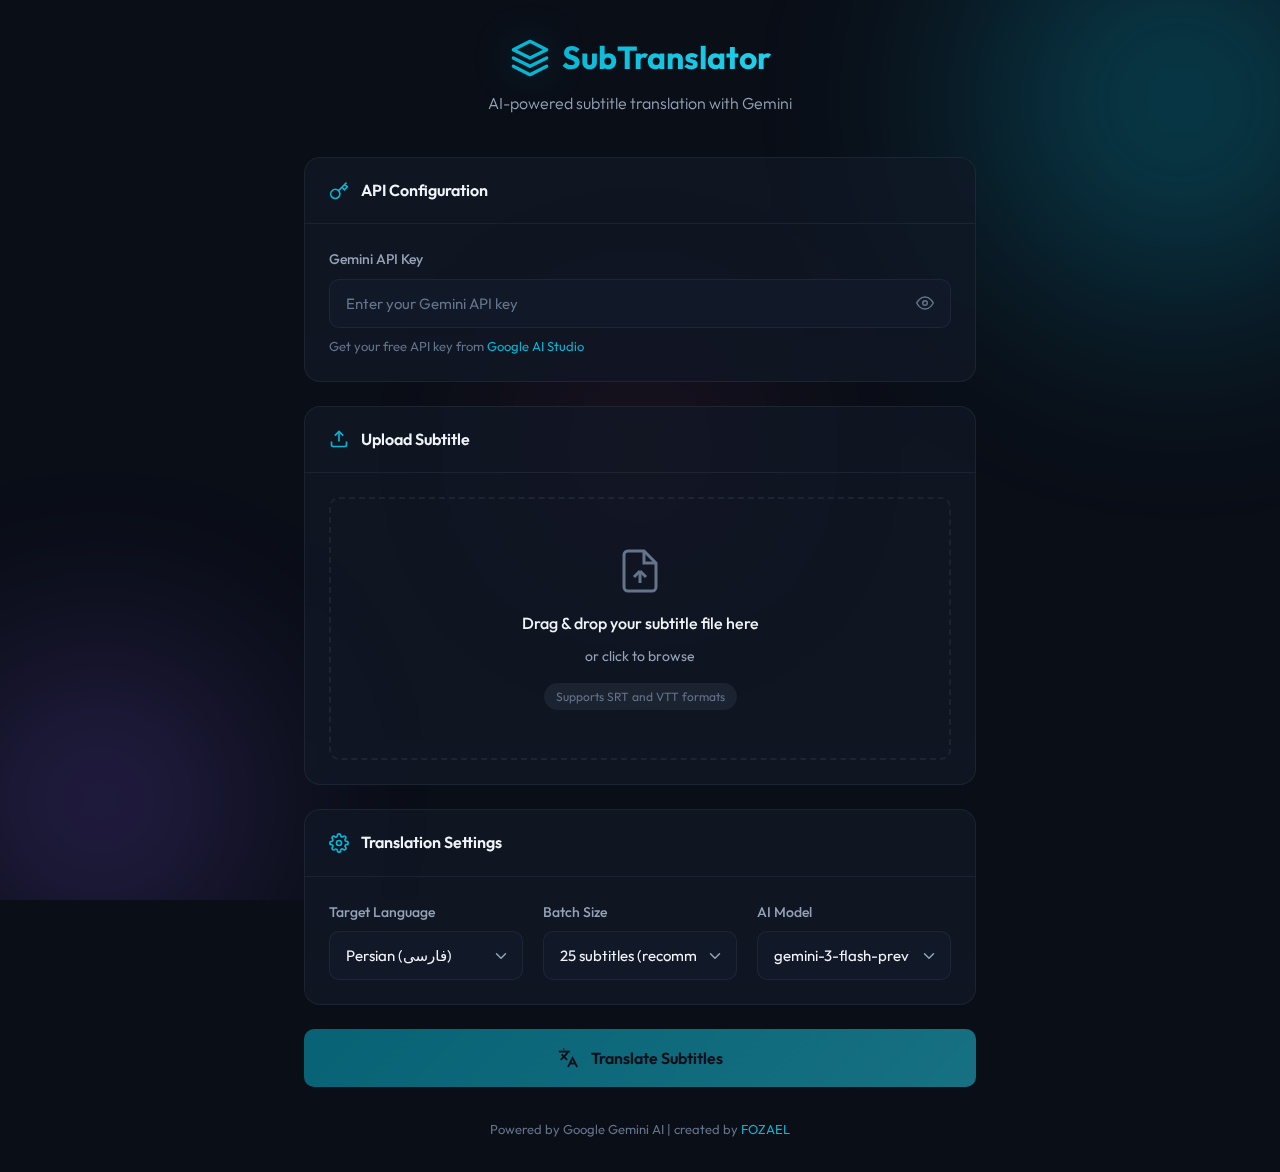
<file: ai/apps/ai-subtitle-translator/index.html>
<!DOCTYPE html>
<html lang="en">
<head>
    <meta charset="UTF-8">
    <meta name="viewport" content="width=device-width, initial-scale=1.0">
    <title>SubTranslator - AI Subtitle Translator</title>
    <link rel="preconnect" href="https://fonts.googleapis.com">
    <link rel="preconnect" href="https://fonts.gstatic.com" crossorigin>
    <link href="https://fonts.googleapis.com/css2?family=JetBrains+Mono:wght@400;500&family=Outfit:wght@300;400;500;600;700&display=swap" rel="stylesheet">
    <link rel="stylesheet" href="css/style.css">
</head>
<body>
    <div class="background-effects">
        <div class="gradient-orb orb-1"></div>
        <div class="gradient-orb orb-2"></div>
        <div class="gradient-orb orb-3"></div>
    </div>

    <div class="container">
        <header class="header">
            <div class="logo">
                <svg class="logo-icon" viewBox="0 0 24 24" fill="none" xmlns="http://www.w3.org/2000/svg">
                    <path d="M12 2L2 7L12 12L22 7L12 2Z" stroke="currentColor" stroke-width="2" stroke-linecap="round" stroke-linejoin="round"/>
                    <path d="M2 17L12 22L22 17" stroke="currentColor" stroke-width="2" stroke-linecap="round" stroke-linejoin="round"/>
                    <path d="M2 12L12 17L22 12" stroke="currentColor" stroke-width="2" stroke-linecap="round" stroke-linejoin="round"/>
                </svg>
                <span class="logo-text">SubTranslator</span>
            </div>
            <p class="tagline">AI-powered subtitle translation with Gemini</p>
        </header>

        <main class="main-content">
            <!-- API Key Section -->
            <section class="card api-card">
                <div class="card-header">
                    <h2>
                        <svg viewBox="0 0 24 24" fill="none" stroke="currentColor" stroke-width="2">
                            <path d="M21 2l-2 2m-7.61 7.61a5.5 5.5 0 1 1-7.778 7.778 5.5 5.5 0 0 1 7.777-7.777zm0 0L15.5 7.5m0 0l3 3L22 7l-3-3m-3.5 3.5L19 4"/>
                        </svg>
                        API Configuration
                    </h2>
                </div>
                <div class="card-body">
                    <div class="input-group">
                        <label for="apiKey">Gemini API Key</label>
                        <div class="input-wrapper">
                            <input type="password" id="apiKey" placeholder="Enter your Gemini API key" autocomplete="off">
                            <button type="button" class="toggle-visibility" id="toggleApiKey" aria-label="Toggle API key visibility">
                                <svg class="eye-icon" viewBox="0 0 24 24" fill="none" stroke="currentColor" stroke-width="2">
                                    <path d="M1 12s4-8 11-8 11 8 11 8-4 8-11 8-11-8-11-8z"/>
                                    <circle cx="12" cy="12" r="3"/>
                                </svg>
                            </button>
                        </div>
                        <span class="input-hint">Get your free API key from <a href="https://aistudio.google.com/app/apikey" target="_blank" rel="noopener">Google AI Studio</a></span>
                    </div>
                </div>
            </section>

            <!-- Upload Section -->
            <section class="card upload-card">
                <div class="card-header">
                    <h2>
                        <svg viewBox="0 0 24 24" fill="none" stroke="currentColor" stroke-width="2">
                            <path d="M21 15v4a2 2 0 0 1-2 2H5a2 2 0 0 1-2-2v-4"/>
                            <polyline points="17 8 12 3 7 8"/>
                            <line x1="12" y1="3" x2="12" y2="15"/>
                        </svg>
                        Upload Subtitle
                    </h2>
                </div>
                <div class="card-body">
                    <div class="dropzone" id="dropzone">
                        <div class="dropzone-content">
                            <svg class="dropzone-icon" viewBox="0 0 24 24" fill="none" stroke="currentColor" stroke-width="1.5">
                                <path d="M14 2H6a2 2 0 0 0-2 2v16a2 2 0 0 0 2 2h12a2 2 0 0 0 2-2V8z"/>
                                <polyline points="14 2 14 8 20 8"/>
                                <line x1="12" y1="18" x2="12" y2="12"/>
                                <line x1="9" y1="15" x2="12" y2="12"/>
                                <line x1="15" y1="15" x2="12" y2="12"/>
                            </svg>
                            <p class="dropzone-text">Drag & drop your subtitle file here</p>
                            <p class="dropzone-subtext">or click to browse</p>
                            <span class="dropzone-formats">Supports SRT and VTT formats</span>
                        </div>
                        <input type="file" id="fileInput" accept=".srt,.vtt" hidden>
                    </div>
                    <div class="file-info" id="fileInfo" hidden>
                        <div class="file-details">
                            <svg viewBox="0 0 24 24" fill="none" stroke="currentColor" stroke-width="2">
                                <path d="M14 2H6a2 2 0 0 0-2 2v16a2 2 0 0 0 2 2h12a2 2 0 0 0 2-2V8z"/>
                                <polyline points="14 2 14 8 20 8"/>
                            </svg>
                            <div class="file-meta">
                                <span class="file-name" id="fileName"></span>
                                <span class="file-size" id="fileSize"></span>
                            </div>
                        </div>
                        <button type="button" class="btn-remove" id="removeFile" aria-label="Remove file">
                            <svg viewBox="0 0 24 24" fill="none" stroke="currentColor" stroke-width="2">
                                <line x1="18" y1="6" x2="6" y2="18"/>
                                <line x1="6" y1="6" x2="18" y2="18"/>
                            </svg>
                        </button>
                    </div>
                </div>
            </section>

            <!-- Translation Settings -->
            <section class="card settings-card">
                <div class="card-header">
                    <h2>
                        <svg viewBox="0 0 24 24" fill="none" stroke="currentColor" stroke-width="2">
                            <circle cx="12" cy="12" r="3"/>
                            <path d="M19.4 15a1.65 1.65 0 0 0 .33 1.82l.06.06a2 2 0 0 1 0 2.83 2 2 0 0 1-2.83 0l-.06-.06a1.65 1.65 0 0 0-1.82-.33 1.65 1.65 0 0 0-1 1.51V21a2 2 0 0 1-2 2 2 2 0 0 1-2-2v-.09A1.65 1.65 0 0 0 9 19.4a1.65 1.65 0 0 0-1.82.33l-.06.06a2 2 0 0 1-2.83 0 2 2 0 0 1 0-2.83l.06-.06a1.65 1.65 0 0 0 .33-1.82 1.65 1.65 0 0 0-1.51-1H3a2 2 0 0 1-2-2 2 2 0 0 1 2-2h.09A1.65 1.65 0 0 0 4.6 9a1.65 1.65 0 0 0-.33-1.82l-.06-.06a2 2 0 0 1 0-2.83 2 2 0 0 1 2.83 0l.06.06a1.65 1.65 0 0 0 1.82.33H9a1.65 1.65 0 0 0 1-1.51V3a2 2 0 0 1 2-2 2 2 0 0 1 2 2v.09a1.65 1.65 0 0 0 1 1.51 1.65 1.65 0 0 0 1.82-.33l.06-.06a2 2 0 0 1 2.83 0 2 2 0 0 1 0 2.83l-.06.06a1.65 1.65 0 0 0-.33 1.82V9a1.65 1.65 0 0 0 1.51 1H21a2 2 0 0 1 2 2 2 2 0 0 1-2 2h-.09a1.65 1.65 0 0 0-1.51 1z"/>
                        </svg>
                        Translation Settings
                    </h2>
                </div>
                <div class="card-body">
                    <div class="settings-grid">
                        <div class="input-group">
                            <label for="targetLang">Target Language</label>
                            <select id="targetLang">
                                <option value="persian">Persian (فارسی)</option>
                                <option value="arabic">Arabic (العربية)</option>
                                <option value="spanish">Spanish (Español)</option>
                                <option value="french">French (Français)</option>
                                <option value="german">German (Deutsch)</option>
                                <option value="italian">Italian (Italiano)</option>
                                <option value="portuguese">Portuguese (Português)</option>
                                <option value="russian">Russian (Русский)</option>
                                <option value="chinese">Chinese (中文)</option>
                                <option value="japanese">Japanese (日本語)</option>
                                <option value="korean">Korean (한국어)</option>
                                <option value="turkish">Turkish (Türkçe)</option>
                                <option value="hindi">Hindi (हिन्दी)</option>
                            </select>
                        </div>
                        <div class="input-group">
                            <label for="batchSize">Batch Size</label>
                            <select id="batchSize">
                                <option value="10">10 subtitles (safest)</option>
                                <option value="15">15 subtitles (slower, safer)</option>
                                <option value="25" selected>25 subtitles (recommended)</option>
                                <option value="50">50 subtitles (faster)</option>
                                <option value="75">75 subtitles (fastest)</option>
                                <option value="100">100 subtitles (riskier)</option>
                                <option value="150">150 subtitles (riskiest)</option>
                                <option value="200">200 subtitles (not recommended)</option>
                            </select>
                        </div>
                        <div class="input-group">
                            <label for="modelSelect">AI Model</label>
                            <select id="modelSelect">
                                <option value="gemini-2.0-flash" selected>Gemini 2.0 Flash</option>
                                <option value="gemini-3-flash-preview" selected>gemini-3-flash-preview</option>
                                <option value="gemini-1.5-flash">Gemini 1.5 Flash</option>
                                <option value="gemini-1.5-pro">Gemini 1.5 Pro (slower)</option>
                            </select>
                        </div>
                    </div>
                </div>
            </section>

            <!-- Translate Button -->
            <button type="button" class="btn-translate" id="translateBtn" disabled>
                <svg class="btn-icon" viewBox="0 0 24 24" fill="none" stroke="currentColor" stroke-width="2">
                    <path d="m5 8 6 6"/>
                    <path d="m4 14 6-6 2-3"/>
                    <path d="M2 5h12"/>
                    <path d="M7 2h1"/>
                    <path d="m22 22-5-10-5 10"/>
                    <path d="M14 18h6"/>
                </svg>
                <span>Translate Subtitles</span>
            </button>

            <!-- Event Log Section -->
            <section class="card log-card" id="logCard" hidden>
                <div class="card-header">
                    <h2>
                        <svg viewBox="0 0 24 24" fill="none" stroke="currentColor" stroke-width="2">
                            <path d="M14 2H6a2 2 0 0 0-2 2v16a2 2 0 0 0 2 2h12a2 2 0 0 0 2-2V8z"/>
                            <polyline points="14 2 14 8 20 8"/>
                            <line x1="16" y1="13" x2="8" y2="13"/>
                            <line x1="16" y1="17" x2="8" y2="17"/>
                            <polyline points="10 9 9 9 8 9"/>
                        </svg>
                        API Event Log
                    </h2>
                    <button type="button" class="btn-clear-log" id="clearLog" title="Clear log">
                        <svg viewBox="0 0 24 24" fill="none" stroke="currentColor" stroke-width="2">
                            <polyline points="3 6 5 6 21 6"/>
                            <path d="M19 6v14a2 2 0 0 1-2 2H7a2 2 0 0 1-2-2V6m3 0V4a2 2 0 0 1 2-2h4a2 2 0 0 1 2 2v2"/>
                        </svg>
                    </button>
                </div>
                <div class="card-body log-body">
                    <div class="log-container" id="logContainer"></div>
                </div>
            </section>

            <!-- Progress Section -->
            <section class="card progress-card" id="progressCard" hidden>
                <div class="card-header">
                    <h2>
                        <svg viewBox="0 0 24 24" fill="none" stroke="currentColor" stroke-width="2">
                            <path d="M12 2v4"/>
                            <path d="m16.2 7.8 2.9-2.9"/>
                            <path d="M18 12h4"/>
                            <path d="m16.2 16.2 2.9 2.9"/>
                            <path d="M12 18v4"/>
                            <path d="m4.9 19.1 2.9-2.9"/>
                            <path d="M2 12h4"/>
                            <path d="m4.9 4.9 2.9 2.9"/>
                        </svg>
                        Translation Progress
                    </h2>
                </div>
                <div class="card-body">
                    <div class="progress-wrapper">
                        <div class="progress-bar">
                            <div class="progress-fill" id="progressFill"></div>
                        </div>
                        <div class="progress-info">
                            <span class="progress-text" id="progressText">Preparing...</span>
                            <span class="progress-percent" id="progressPercent">0%</span>
                        </div>
                    </div>
                    <div class="progress-details" id="progressDetails">
                        <div class="detail-item">
                            <span class="detail-label">Batches</span>
                            <span class="detail-value" id="batchProgress">0 / 0</span>
                        </div>
                        <div class="detail-item">
                            <span class="detail-label">Subtitles</span>
                            <span class="detail-value" id="subtitleProgress">0 / 0</span>
                        </div>
                    </div>
                </div>
            </section>

            <!-- Preview Section -->
            <section class="card preview-card" id="previewCard" hidden>
                <div class="card-header">
                    <h2>
                        <svg viewBox="0 0 24 24" fill="none" stroke="currentColor" stroke-width="2">
                            <path d="M1 12s4-8 11-8 11 8 11 8-4 8-11 8-11-8-11-8z"/>
                            <circle cx="12" cy="12" r="3"/>
                        </svg>
                        Preview
                    </h2>
                    <div class="preview-tabs">
                        <button type="button" class="tab-btn active" data-tab="original">Original</button>
                        <button type="button" class="tab-btn" data-tab="translated">Translated</button>
                    </div>
                </div>
                <div class="card-body">
                    <div class="preview-content" id="previewContent">
                        <pre class="subtitle-preview" id="originalPreview"></pre>
                        <pre class="subtitle-preview" id="translatedPreview" hidden></pre>
                    </div>
                </div>
            </section>

            <!-- Download Section -->
            <section class="card download-card" id="downloadCard" hidden>
                <div class="card-header">
                    <h2>
                        <svg viewBox="0 0 24 24" fill="none" stroke="currentColor" stroke-width="2">
                            <path d="M21 15v4a2 2 0 0 1-2 2H5a2 2 0 0 1-2-2v-4"/>
                            <polyline points="7 10 12 15 17 10"/>
                            <line x1="12" y1="15" x2="12" y2="3"/>
                        </svg>
                        Download
                    </h2>
                </div>
                <div class="card-body download-body">
                    <div class="download-info">
                        <div class="success-icon">
                            <svg viewBox="0 0 24 24" fill="none" stroke="currentColor" stroke-width="2">
                                <path d="M22 11.08V12a10 10 0 1 1-5.93-9.14"/>
                                <polyline points="22 4 12 14.01 9 11.01"/>
                            </svg>
                        </div>
                        <p class="download-message">Translation complete!</p>
                        <span class="download-stats" id="downloadStats"></span>
                    </div>
                    <button type="button" class="btn-download" id="downloadBtn">
                        <svg viewBox="0 0 24 24" fill="none" stroke="currentColor" stroke-width="2">
                            <path d="M21 15v4a2 2 0 0 1-2 2H5a2 2 0 0 1-2-2v-4"/>
                            <polyline points="7 10 12 15 17 10"/>
                            <line x1="12" y1="15" x2="12" y2="3"/>
                        </svg>
                        <span>Download Translated Subtitle</span>
                    </button>
                </div>
            </section>
        </main>

        <footer class="footer">
            <p>Powered by Google Gemini AI | created by <a href="https://fozael.github.io" target="_blank" rel="noopener">FOZAEL</a></p>
        </footer>
    </div>

    <!-- Error Toast -->
    <div class="toast" id="toast" hidden>
        <div class="toast-content">
            <svg class="toast-icon" viewBox="0 0 24 24" fill="none" stroke="currentColor" stroke-width="2">
                <circle cx="12" cy="12" r="10"/>
                <line x1="12" y1="8" x2="12" y2="12"/>
                <line x1="12" y1="16" x2="12.01" y2="16"/>
            </svg>
            <span class="toast-message" id="toastMessage"></span>
        </div>
        <button type="button" class="toast-close" id="toastClose">
            <svg viewBox="0 0 24 24" fill="none" stroke="currentColor" stroke-width="2">
                <line x1="18" y1="6" x2="6" y2="18"/>
                <line x1="6" y1="6" x2="18" y2="18"/>
            </svg>
        </button>
    </div>

    <script type="module" src="js/app.js"></script>
</body>
</html>
</file>
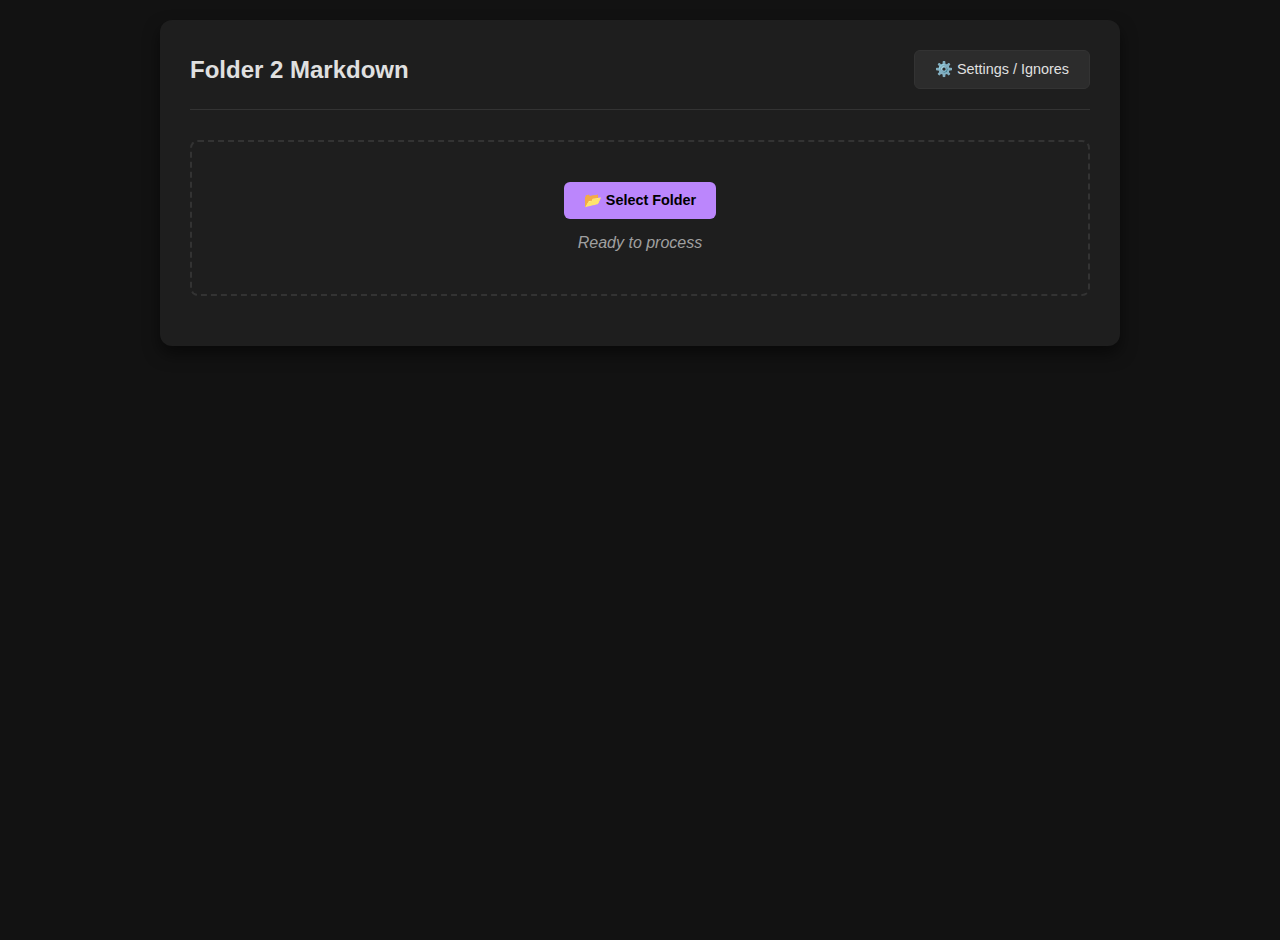
<file: ai/tools/folder-to-markdown/index.html>
<!DOCTYPE html>
<html lang="en">
<head>
    <meta charset="UTF-8">
    <meta name="viewport" content="width=device-width, initial-scale=1.0">
    <title>Folder to Markdown</title>
    <style>
        :root {
            --bg-color: #121212;
            --surface-color: #1e1e1e;
            --primary-color: #bb86fc;
            --secondary-color: #03dac6;
            --text-color: #e0e0e0;
            --text-muted: #a0a0a0;
            --border-color: #333;
            --input-bg: #2c2c2c;
            --danger-color: #cf6679;
        }

        body {
            font-family: 'Segoe UI', Tahoma, Geneva, Verdana, sans-serif;
            background-color: var(--bg-color);
            color: var(--text-color);
            margin: 0;
            padding: 20px;
            display: flex;
            flex-direction: column;
            align-items: center;
            min-height: 100vh;
        }

        .container {
            width: 100%;
            max-width: 900px;
            background-color: var(--surface-color);
            padding: 30px;
            border-radius: 12px;
            box-shadow: 0 8px 16px rgba(0,0,0,0.5);
        }

        header {
            display: flex;
            justify-content: space-between;
            align-items: center;
            margin-bottom: 30px;
            border-bottom: 1px solid var(--border-color);
            padding-bottom: 20px;
        }

        h1 { margin: 0; font-size: 1.5rem; }

        button {
            background-color: var(--input-bg);
            color: var(--text-color);
            border: 1px solid var(--border-color);
            padding: 10px 20px;
            border-radius: 6px;
            cursor: pointer;
            font-size: 0.9rem;
            transition: background 0.2s, transform 0.1s;
        }

        button:hover { background-color: #383838; }
        button:active { transform: scale(0.98); }

        .btn-primary {
            background-color: var(--primary-color);
            color: #000;
            font-weight: bold;
            border: none;
        }
        .btn-primary:hover { background-color: #9965f4; }

        .action-area {
            text-align: center;
            padding: 40px;
            border: 2px dashed var(--border-color);
            border-radius: 8px;
            margin-bottom: 20px;
        }

        /* Hide the actual file input */
        #folderInput { display: none; }

        #status {
            margin-top: 15px;
            font-style: italic;
            color: var(--text-muted);
            min-height: 20px;
        }

        #resultArea {
            display: none;
            flex-direction: column;
            gap: 15px;
            animation: fadeIn 0.5s ease;
        }

        textarea {
            width: 100%;
            height: 400px;
            background-color: var(--input-bg);
            color: var(--text-muted);
            border: 1px solid var(--border-color);
            border-radius: 6px;
            padding: 15px;
            font-family: 'Consolas', 'Monaco', monospace;
            resize: vertical;
            box-sizing: border-box;
        }

        .result-actions {
            display: flex;
            gap: 10px;
            justify-content: flex-end;
        }

        /* Modal Styles */
        .modal-overlay {
            position: fixed;
            top: 0; left: 0; right: 0; bottom: 0;
            background: rgba(0,0,0,0.7);
            display: none;
            justify-content: center;
            align-items: center;
            z-index: 1000;
        }
        
        .modal {
            background: var(--surface-color);
            padding: 25px;
            border-radius: 10px;
            width: 500px;
            max-width: 90%;
            box-shadow: 0 10px 25px rgba(0,0,0,0.8);
        }

        .modal-header {
            display: flex;
            justify-content: space-between;
            align-items: center;
            margin-bottom: 15px;
        }

        .modal-body label {
            display: block;
            margin-bottom: 8px;
            color: var(--text-muted);
        }

        .modal-textarea {
            width: 100%;
            height: 200px;
            margin-bottom: 15px;
            font-family: monospace;
        }

        .modal-footer {
            text-align: right;
        }

        @keyframes fadeIn { from { opacity: 0; transform: translateY(10px); } to { opacity: 1; transform: translateY(0); } }

        /* Scrollbar */
        ::-webkit-scrollbar { width: 10px; }
        ::-webkit-scrollbar-track { background: var(--bg-color); }
        ::-webkit-scrollbar-thumb { background: #444; border-radius: 5px; }
        ::-webkit-scrollbar-thumb:hover { background: #555; }
    </style>
</head>
<body>

<div class="container">
    <header>
        <h1>Folder 2 Markdown</h1>
        <button id="btnSettings">⚙️ Settings / Ignores</button>
    </header>

    <div class="action-area">
        <button class="btn-primary" onclick="document.getElementById('folderInput').click()">📂 Select Folder</button>
        <input type="file" id="folderInput" webkitdirectory multiple>
        <div id="status">Ready to process</div>
    </div>

    <div id="resultArea">
        <div class="result-actions">
            <button id="btnCopy">📋 Copy to Clipboard</button>
            <button id="btnDownload">💾 Download .md</button>
        </div>
        <textarea id="outputPreview" readonly></textarea>
    </div>
</div>

<!-- Settings Modal -->
<div class="modal-overlay" id="settingsModal">
    <div class="modal">
        <div class="modal-header">
            <h3>Ignore Patterns</h3>
            <button onclick="closeModal()" style="padding: 5px 10px;">✕</button>
        </div>
        <div class="modal-body">
            <label>Enter patterns to ignore (one per line). Supports wildcards (*).</label>
            <textarea id="ignorePatterns" class="modal-textarea"></textarea>
        </div>
        <div class="modal-footer">
            <button onclick="saveSettings()" class="btn-primary">Save & Close</button>
        </div>
    </div>
</div>

<script>
    // --- State & Config ---
    const defaultIgnores = [
        ".git",
        ".svn",
        ".DS_Store",
        "node_modules",
        "dist",
        "build",
        "vendor",
        ".env",
        "__pycache__",
        "*.lock",
        "*.png",
        "*.jpg",
        "*.jpeg",
        "*.gif",
        "*.svg",
        "*.ico",
        "*.pdf",
        "*.exe",
        "*.bin",
        "*.dll",
        "*.so",
        "*.dylib",
        "*.zip",
        "*.tar",
        "*.gz"
    ];

    // --- DOM Elements ---
    const fileInput = document.getElementById('folderInput');
    const statusDiv = document.getElementById('status');
    const resultArea = document.getElementById('resultArea');
    const outputPreview = document.getElementById('outputPreview');
    const modal = document.getElementById('settingsModal');
    const ignoreInput = document.getElementById('ignorePatterns');

    // --- Initialization ---
    window.addEventListener('DOMContentLoaded', () => {
        const saved = localStorage.getItem('f2md_ignores');
        if (saved) {
            ignoreInput.value = saved;
        } else {
            ignoreInput.value = defaultIgnores.join('\n');
        }
    });

    // --- Event Listeners ---
    document.getElementById('btnSettings').addEventListener('click', () => {
        modal.style.display = 'flex';
    });

    document.getElementById('btnCopy').addEventListener('click', async () => {
        if (!outputPreview.value) return;
        try {
            await navigator.clipboard.writeText(outputPreview.value);
            const originalText = document.getElementById('btnCopy').innerText;
            document.getElementById('btnCopy').innerText = "✅ Copied!";
            setTimeout(() => document.getElementById('btnCopy').innerText = originalText, 2000);
        } catch (err) {
            alert('Failed to copy');
        }
    });

    document.getElementById('btnDownload').addEventListener('click', () => {
        if (!outputPreview.value) return;
        const blob = new Blob([outputPreview.value], { type: 'text/markdown' });
        const url = URL.createObjectURL(blob);
        const a = document.createElement('a');
        a.href = url;
        a.download = 'project_context.md';
        document.body.appendChild(a);
        a.click();
        document.body.removeChild(a);
        URL.revokeObjectURL(url);
    });

    fileInput.addEventListener('change', async (e) => {
        const files = Array.from(e.target.files);
        if (files.length === 0) return;

        statusDiv.innerText = `Found ${files.length} files. Processing...`;
        resultArea.style.display = 'none';

        // 1. Get Ignore Regex List
        const ignorePatterns = getIgnoreRegexes();

        // 2. Filter Files
        const allowedFiles = files.filter(file => {
            const path = file.webkitRelativePath || file.name;
            return !shouldIgnore(path, ignorePatterns);
        });

        // 3. Sort Files alphabetically
        allowedFiles.sort((a, b) => (a.webkitRelativePath || a.name).localeCompare(b.webkitRelativePath || b.name));

        if (allowedFiles.length === 0) {
            statusDiv.innerText = "All files were filtered out by ignore patterns.";
            return;
        }

        // 4. Generate Tree
        const treeString = generateTree(allowedFiles);

        // 5. Generate Content
        let contentString = "";
        let processedCount = 0;

        for (const file of allowedFiles) {
            const path = file.webkitRelativePath || file.name;
            statusDiv.innerText = `Reading (${++processedCount}/${allowedFiles.length}): ${path}`;
            
            try {
                const content = await readFileContent(file);
                // Check if it looks binary (has null characters or is very weird)
                if (isBinary(content)) {
                    contentString += `\n### 📄 ${path}\n\n> [Binary file skipped]\n`;
                } else {
                    const ext = path.split('.').pop() || 'txt';
                    contentString += `\n### 📄 ${path}\n\n\`\`\`${ext}\n${content}\n\`\`\`\n`;
                }
            } catch (err) {
                contentString += `\n### 📄 ${path}\n\n> [Error reading file]\n`;
            }
        }

        // 6. Final Combine
        const finalOutput = `# Project Structure\n\n\`\`\`\n${treeString}\`\`\`\n\n# File Contents\n${contentString}`;
        
        outputPreview.value = finalOutput;
        statusDiv.innerText = "Done!";
        resultArea.style.display = 'flex';
    });

    // --- Helper Functions ---

    function closeModal() {
        modal.style.display = 'none';
    }

    function saveSettings() {
        localStorage.setItem('f2md_ignores', ignoreInput.value);
        closeModal();
    }

    function getIgnoreRegexes() {
        const raw = ignoreInput.value.split('\n');
        return raw.filter(line => line.trim() !== '').map(pattern => {
            pattern = pattern.trim();
            // Escape special regex chars except *
            let safe = pattern.replace(/[.+^${}()|[\]\\]/g, '\\$&');
            // Convert wildcard * to regex .*
            safe = safe.replace(/\*/g, '.*');
            return new RegExp(safe, 'i'); // case insensitive
        });
    }

    function shouldIgnore(path, regexes) {
        // Check parts of the path for node_modules etc
        const parts = path.split('/');
        
        // Check full path against regexes
        for (let reg of regexes) {
            if (reg.test(path)) return true;
            // Also check individual segments (like "node_modules")
            for(let part of parts) {
                if(reg.test(part)) return true;
            }
        }
        return false;
    }

    function readFileContent(file) {
        return new Promise((resolve, reject) => {
            const reader = new FileReader();
            reader.onload = (e) => resolve(e.target.result);
            reader.onerror = (e) => reject(e);
            reader.readAsText(file);
        });
    }

    // Simple heuristic to check for binary content (null bytes)
    function isBinary(str) {
        // Check for null bytes in the first 1000 chars
        for (let i = 0; i < Math.min(1000, str.length); i++) {
            if (str.charCodeAt(i) === 0) return true;
        }
        return false;
    }

    function generateTree(files) {
        const paths = files.map(f => f.webkitRelativePath || f.name);
        const root = {};

        // Build object tree
        paths.forEach(path => {
            const parts = path.split('/');
            let current = root;
            parts.forEach((part, index) => {
                if (!current[part]) {
                    current[part] = index === parts.length - 1 ? null : {};
                }
                current = current[part];
            });
        });

        // Render string
        let output = "";
        
        function traverse(node, prefix = "", isLast = true) {
            const keys = Object.keys(node);
            keys.forEach((key, index) => {
                const isKeyLast = index === keys.length - 1;
                const connector = isKeyLast ? "└── " : "├── ";
                output += prefix + connector + key + "\n";
                
                if (node[key] !== null) {
                    const childPrefix = prefix + (isKeyLast ? "    " : "│   ");
                    traverse(node[key], childPrefix, isKeyLast);
                }
            });
        }

        // Determine root name
        const rootKey = Object.keys(root)[0];
        output += rootKey + "/\n";
        if(root[rootKey]) {
            traverse(root[rootKey]);
        }
        
        return output;
    }

</script>
</body>
</html>
</file>
<file: ai/apps/ai-subtitle-translator/css/style.css>
/* ========================================
   SubTranslator - Modern Minimal Styles
   ======================================== */

/* CSS Variables */
:root {
    /* Colors */
    --bg-primary: #0a0e17;
    --bg-secondary: #111827;
    --bg-card: rgba(17, 24, 39, 0.7);
    --bg-card-hover: rgba(24, 34, 54, 0.8);
    
    --accent-primary: #06b6d4;
    --accent-secondary: #22d3ee;
    --accent-glow: rgba(6, 182, 212, 0.3);
    
    --text-primary: #f1f5f9;
    --text-secondary: #94a3b8;
    --text-muted: #64748b;
    
    --border-color: rgba(148, 163, 184, 0.1);
    --border-hover: rgba(6, 182, 212, 0.3);
    
    --success: #10b981;
    --error: #ef4444;
    --warning: #f59e0b;
    
    /* Sizing */
    --container-max: 720px;
    --border-radius: 16px;
    --border-radius-sm: 10px;
    
    /* Transitions */
    --transition-fast: 150ms ease;
    --transition-normal: 250ms ease;
    --transition-slow: 400ms cubic-bezier(0.4, 0, 0.2, 1);
}

/* Reset & Base */
*, *::before, *::after {
    box-sizing: border-box;
    margin: 0;
    padding: 0;
}

html {
    font-size: 16px;
    -webkit-font-smoothing: antialiased;
    -moz-osx-font-smoothing: grayscale;
}

body {
    font-family: 'Outfit', system-ui, -apple-system, sans-serif;
    background: var(--bg-primary);
    color: var(--text-primary);
    line-height: 1.6;
    min-height: 100vh;
    overflow-x: hidden;
}

/* Background Effects */
.background-effects {
    position: fixed;
    inset: 0;
    overflow: hidden;
    pointer-events: none;
    z-index: -1;
}

.gradient-orb {
    position: absolute;
    border-radius: 50%;
    filter: blur(100px);
    opacity: 0.4;
    animation: float 20s ease-in-out infinite;
}

.orb-1 {
    width: 600px;
    height: 600px;
    background: radial-gradient(circle, var(--accent-primary), transparent 70%);
    top: -200px;
    right: -200px;
    animation-delay: 0s;
}

.orb-2 {
    width: 400px;
    height: 400px;
    background: radial-gradient(circle, #8b5cf6, transparent 70%);
    bottom: -100px;
    left: -100px;
    animation-delay: -7s;
}

.orb-3 {
    width: 300px;
    height: 300px;
    background: radial-gradient(circle, #ec4899, transparent 70%);
    top: 50%;
    left: 50%;
    transform: translate(-50%, -50%);
    animation-delay: -14s;
    opacity: 0.2;
}

@keyframes float {
    0%, 100% {
        transform: translate(0, 0) scale(1);
    }
    25% {
        transform: translate(30px, -30px) scale(1.05);
    }
    50% {
        transform: translate(-20px, 20px) scale(0.95);
    }
    75% {
        transform: translate(-30px, -20px) scale(1.02);
    }
}

/* Container */
.container {
    max-width: var(--container-max);
    margin: 0 auto;
    padding: 2rem 1.5rem;
    min-height: 100vh;
    display: flex;
    flex-direction: column;
}

/* Header */
.header {
    text-align: center;
    margin-bottom: 2.5rem;
    animation: fadeInDown 0.6s ease-out;
}

.logo {
    display: inline-flex;
    align-items: center;
    gap: 0.75rem;
    margin-bottom: 0.5rem;
}

.logo-icon {
    width: 40px;
    height: 40px;
    color: var(--accent-primary);
    filter: drop-shadow(0 0 20px var(--accent-glow));
}

.logo-text {
    font-size: 2rem;
    font-weight: 700;
    background: linear-gradient(135deg, var(--accent-primary), var(--accent-secondary));
    -webkit-background-clip: text;
    -webkit-text-fill-color: transparent;
    background-clip: text;
}

.tagline {
    color: var(--text-secondary);
    font-size: 1rem;
    font-weight: 300;
}

/* Main Content */
.main-content {
    flex: 1;
    display: flex;
    flex-direction: column;
    gap: 1.5rem;
}

/* Cards */
.card {
    background: var(--bg-card);
    border: 1px solid var(--border-color);
    border-radius: var(--border-radius);
    backdrop-filter: blur(20px);
    -webkit-backdrop-filter: blur(20px);
    overflow: hidden;
    animation: fadeInUp 0.5s ease-out both;
}

.card:nth-child(1) { animation-delay: 0.1s; }
.card:nth-child(2) { animation-delay: 0.2s; }
.card:nth-child(3) { animation-delay: 0.3s; }

.card-header {
    padding: 1.25rem 1.5rem;
    border-bottom: 1px solid var(--border-color);
    display: flex;
    align-items: center;
    justify-content: space-between;
    gap: 1rem;
}

.card-header h2 {
    display: flex;
    align-items: center;
    gap: 0.75rem;
    font-size: 1rem;
    font-weight: 600;
    color: var(--text-primary);
}

.card-header h2 svg {
    width: 20px;
    height: 20px;
    color: var(--accent-primary);
}

.card-body {
    padding: 1.5rem;
}

/* Input Groups */
.input-group {
    display: flex;
    flex-direction: column;
    gap: 0.5rem;
}

.input-group label {
    font-size: 0.875rem;
    font-weight: 500;
    color: var(--text-secondary);
}

.input-wrapper {
    position: relative;
    display: flex;
}

.input-wrapper input {
    flex: 1;
    padding-right: 3rem;
}

input, select {
    width: 100%;
    padding: 0.875rem 1rem;
    font-family: inherit;
    font-size: 0.9375rem;
    color: var(--text-primary);
    background: var(--bg-secondary);
    border: 1px solid var(--border-color);
    border-radius: var(--border-radius-sm);
    outline: none;
    transition: all var(--transition-normal);
}

input::placeholder {
    color: var(--text-muted);
}

input:hover, select:hover {
    border-color: var(--border-hover);
}

input:focus, select:focus {
    border-color: var(--accent-primary);
    box-shadow: 0 0 0 3px var(--accent-glow);
}

select {
    cursor: pointer;
    appearance: none;
    background-image: url("data:image/svg+xml,%3Csvg xmlns='http://www.w3.org/2000/svg' width='24' height='24' viewBox='0 0 24 24' fill='none' stroke='%2394a3b8' stroke-width='2' stroke-linecap='round' stroke-linejoin='round'%3E%3Cpolyline points='6 9 12 15 18 9'%3E%3C/polyline%3E%3C/svg%3E");
    background-repeat: no-repeat;
    background-position: right 0.75rem center;
    background-size: 18px;
    padding-right: 2.5rem;
}

select option {
    background: var(--bg-secondary);
    color: var(--text-primary);
}

.toggle-visibility {
    position: absolute;
    right: 0.5rem;
    top: 50%;
    transform: translateY(-50%);
    width: 2.25rem;
    height: 2.25rem;
    display: flex;
    align-items: center;
    justify-content: center;
    background: transparent;
    border: none;
    color: var(--text-muted);
    cursor: pointer;
    border-radius: 8px;
    transition: all var(--transition-fast);
}

.toggle-visibility:hover {
    color: var(--text-secondary);
    background: rgba(148, 163, 184, 0.1);
}

.toggle-visibility svg {
    width: 18px;
    height: 18px;
}

.input-hint {
    font-size: 0.8125rem;
    color: var(--text-muted);
}

.input-hint a {
    color: var(--accent-primary);
    text-decoration: none;
    transition: color var(--transition-fast);
}

.input-hint a:hover {
    color: var(--accent-secondary);
    text-decoration: underline;
}

/* Settings Grid */
.settings-grid {
    display: grid;
    grid-template-columns: repeat(3, 1fr);
    gap: 1.25rem;
}

@media (max-width: 600px) {
    .settings-grid {
        grid-template-columns: 1fr;
    }
}

/* Dropzone */
.dropzone {
    position: relative;
    padding: 3rem 2rem;
    border: 2px dashed var(--border-color);
    border-radius: var(--border-radius-sm);
    cursor: pointer;
    transition: all var(--transition-normal);
    text-align: center;
}

.dropzone:hover {
    border-color: var(--accent-primary);
    background: rgba(6, 182, 212, 0.05);
}

.dropzone.drag-over {
    border-color: var(--accent-primary);
    background: rgba(6, 182, 212, 0.1);
    transform: scale(1.01);
}

.dropzone-content {
    display: flex;
    flex-direction: column;
    align-items: center;
    gap: 0.5rem;
}

.dropzone-icon {
    width: 48px;
    height: 48px;
    color: var(--text-muted);
    margin-bottom: 0.5rem;
    transition: color var(--transition-normal);
}

.dropzone:hover .dropzone-icon {
    color: var(--accent-primary);
}

.dropzone-text {
    font-size: 1rem;
    font-weight: 500;
    color: var(--text-primary);
}

.dropzone-subtext {
    font-size: 0.875rem;
    color: var(--text-secondary);
}

.dropzone-formats {
    font-size: 0.75rem;
    color: var(--text-muted);
    background: rgba(148, 163, 184, 0.1);
    padding: 0.25rem 0.75rem;
    border-radius: 100px;
    margin-top: 0.5rem;
}

/* File Info */
.file-info {
    display: flex;
    align-items: center;
    justify-content: space-between;
    padding: 1rem 1.25rem;
    background: var(--bg-secondary);
    border-radius: var(--border-radius-sm);
    border: 1px solid var(--border-color);
    animation: fadeIn 0.3s ease-out;
}

.file-details {
    display: flex;
    align-items: center;
    gap: 1rem;
}

.file-details svg {
    width: 24px;
    height: 24px;
    color: var(--accent-primary);
}

.file-meta {
    display: flex;
    flex-direction: column;
    gap: 0.125rem;
}

.file-name {
    font-size: 0.9375rem;
    font-weight: 500;
    color: var(--text-primary);
}

.file-size {
    font-size: 0.8125rem;
    color: var(--text-muted);
}

.btn-remove {
    width: 2rem;
    height: 2rem;
    display: flex;
    align-items: center;
    justify-content: center;
    background: transparent;
    border: none;
    color: var(--text-muted);
    cursor: pointer;
    border-radius: 8px;
    transition: all var(--transition-fast);
}

.btn-remove:hover {
    color: var(--error);
    background: rgba(239, 68, 68, 0.1);
}

.btn-remove svg {
    width: 18px;
    height: 18px;
}

/* Translate Button */
.btn-translate {
    display: flex;
    align-items: center;
    justify-content: center;
    gap: 0.75rem;
    width: 100%;
    padding: 1.125rem 2rem;
    font-family: inherit;
    font-size: 1rem;
    font-weight: 600;
    color: var(--bg-primary);
    background: linear-gradient(135deg, var(--accent-primary), var(--accent-secondary));
    border: none;
    border-radius: var(--border-radius-sm);
    cursor: pointer;
    transition: all var(--transition-normal);
    box-shadow: 0 4px 20px var(--accent-glow);
    animation: fadeInUp 0.5s ease-out 0.4s both;
}

.btn-translate:hover:not(:disabled) {
    transform: translateY(-2px);
    box-shadow: 0 8px 30px var(--accent-glow);
}

.btn-translate:active:not(:disabled) {
    transform: translateY(0);
}

.btn-translate:disabled {
    opacity: 0.5;
    cursor: not-allowed;
    box-shadow: none;
}

.btn-translate svg {
    width: 22px;
    height: 22px;
}

/* Progress Card */
.progress-wrapper {
    margin-bottom: 1.25rem;
}

.progress-bar {
    height: 8px;
    background: var(--bg-secondary);
    border-radius: 100px;
    overflow: hidden;
    margin-bottom: 0.75rem;
}

.progress-fill {
    height: 100%;
    width: 0%;
    background: linear-gradient(90deg, var(--accent-primary), var(--accent-secondary));
    border-radius: 100px;
    transition: width var(--transition-normal);
    position: relative;
}

.progress-fill::after {
    content: '';
    position: absolute;
    inset: 0;
    background: linear-gradient(90deg, transparent, rgba(255, 255, 255, 0.3), transparent);
    animation: shimmer 2s ease-in-out infinite;
}

@keyframes shimmer {
    0% { transform: translateX(-100%); }
    100% { transform: translateX(100%); }
}

.progress-info {
    display: flex;
    justify-content: space-between;
    align-items: center;
}

.progress-text {
    font-size: 0.875rem;
    color: var(--text-secondary);
}

.progress-percent {
    font-size: 0.9375rem;
    font-weight: 600;
    color: var(--accent-primary);
    font-family: 'JetBrains Mono', monospace;
}

.progress-details {
    display: flex;
    gap: 2rem;
}

.detail-item {
    display: flex;
    flex-direction: column;
    gap: 0.25rem;
}

.detail-label {
    font-size: 0.75rem;
    color: var(--text-muted);
    text-transform: uppercase;
    letter-spacing: 0.05em;
}

.detail-value {
    font-size: 0.9375rem;
    font-weight: 500;
    color: var(--text-primary);
    font-family: 'JetBrains Mono', monospace;
}

/* Log Card */
.log-body {
    padding: 0;
}

.log-container {
    max-height: 250px;
    overflow-y: auto;
    scrollbar-width: thin;
    scrollbar-color: var(--border-color) transparent;
    font-family: 'JetBrains Mono', monospace;
    font-size: 0.75rem;
    line-height: 1.6;
}

.log-container::-webkit-scrollbar {
    width: 6px;
}

.log-container::-webkit-scrollbar-track {
    background: transparent;
}

.log-container::-webkit-scrollbar-thumb {
    background: var(--border-color);
    border-radius: 3px;
}

.log-entry {
    padding: 0.75rem 1rem;
    border-bottom: 1px solid var(--border-color);
    animation: fadeIn 0.3s ease-out;
}

.log-entry:last-child {
    border-bottom: none;
}

.log-entry-header {
    display: flex;
    align-items: center;
    gap: 0.5rem;
    margin-bottom: 0.5rem;
}

.log-time {
    color: var(--text-muted);
    font-size: 0.6875rem;
}

.log-badge {
    padding: 0.125rem 0.5rem;
    border-radius: 100px;
    font-size: 0.625rem;
    font-weight: 600;
    text-transform: uppercase;
    letter-spacing: 0.05em;
}

.log-badge.request {
    background: rgba(59, 130, 246, 0.2);
    color: #60a5fa;
}

.log-badge.response {
    background: rgba(16, 185, 129, 0.2);
    color: #34d399;
}

.log-badge.error {
    background: rgba(239, 68, 68, 0.2);
    color: #f87171;
}

.log-badge.waiting {
    background: rgba(245, 158, 11, 0.2);
    color: #fbbf24;
}

.log-batch {
    color: var(--text-secondary);
    font-size: 0.6875rem;
}

.log-content {
    color: var(--text-secondary);
    white-space: pre-wrap;
    word-break: break-word;
}

.log-content.preview {
    max-height: 80px;
    overflow-y: auto;
    background: var(--bg-secondary);
    padding: 0.5rem;
    border-radius: 6px;
    margin-top: 0.375rem;
}

.log-content strong {
    color: var(--text-primary);
    font-weight: 500;
}

.btn-clear-log {
    width: 2rem;
    height: 2rem;
    display: flex;
    align-items: center;
    justify-content: center;
    background: transparent;
    border: none;
    color: var(--text-muted);
    cursor: pointer;
    border-radius: 8px;
    transition: all var(--transition-fast);
}

.btn-clear-log:hover {
    color: var(--error);
    background: rgba(239, 68, 68, 0.1);
}

.btn-clear-log svg {
    width: 16px;
    height: 16px;
}

.log-empty {
    padding: 2rem;
    text-align: center;
    color: var(--text-muted);
}

/* Preview Card */
.preview-tabs {
    display: flex;
    gap: 0.5rem;
}

.tab-btn {
    padding: 0.5rem 1rem;
    font-family: inherit;
    font-size: 0.875rem;
    font-weight: 500;
    color: var(--text-muted);
    background: transparent;
    border: 1px solid var(--border-color);
    border-radius: 100px;
    cursor: pointer;
    transition: all var(--transition-fast);
}

.tab-btn:hover {
    color: var(--text-secondary);
    border-color: var(--border-hover);
}

.tab-btn.active {
    color: var(--bg-primary);
    background: var(--accent-primary);
    border-color: var(--accent-primary);
}

.preview-content {
    max-height: 300px;
    overflow-y: auto;
    scrollbar-width: thin;
    scrollbar-color: var(--border-color) transparent;
}

.preview-content::-webkit-scrollbar {
    width: 6px;
}

.preview-content::-webkit-scrollbar-track {
    background: transparent;
}

.preview-content::-webkit-scrollbar-thumb {
    background: var(--border-color);
    border-radius: 3px;
}

.preview-content::-webkit-scrollbar-thumb:hover {
    background: var(--text-muted);
}

.subtitle-preview {
    font-family: 'JetBrains Mono', monospace;
    font-size: 0.8125rem;
    line-height: 1.7;
    color: var(--text-secondary);
    white-space: pre-wrap;
    word-break: break-word;
}

/* Download Card */
.download-body {
    display: flex;
    flex-direction: column;
    align-items: center;
    text-align: center;
    gap: 1.5rem;
}

.download-info {
    display: flex;
    flex-direction: column;
    align-items: center;
    gap: 0.5rem;
}

.success-icon {
    width: 64px;
    height: 64px;
    display: flex;
    align-items: center;
    justify-content: center;
    background: rgba(16, 185, 129, 0.1);
    border-radius: 50%;
    margin-bottom: 0.5rem;
}

.success-icon svg {
    width: 32px;
    height: 32px;
    color: var(--success);
}

.download-message {
    font-size: 1.125rem;
    font-weight: 600;
    color: var(--text-primary);
}

.download-stats {
    font-size: 0.875rem;
    color: var(--text-muted);
}

.btn-download {
    display: flex;
    align-items: center;
    justify-content: center;
    gap: 0.75rem;
    padding: 1rem 2rem;
    font-family: inherit;
    font-size: 0.9375rem;
    font-weight: 600;
    color: var(--text-primary);
    background: var(--bg-secondary);
    border: 1px solid var(--accent-primary);
    border-radius: var(--border-radius-sm);
    cursor: pointer;
    transition: all var(--transition-normal);
}

.btn-download:hover {
    background: rgba(6, 182, 212, 0.1);
    box-shadow: 0 4px 20px var(--accent-glow);
}

.btn-download svg {
    width: 20px;
    height: 20px;
    color: var(--accent-primary);
}

/* Toast */
.toast {
    position: fixed;
    bottom: 2rem;
    left: 50%;
    transform: translateX(-50%) translateY(100px);
    display: flex;
    align-items: center;
    gap: 1rem;
    padding: 1rem 1.5rem;
    background: var(--bg-card);
    border: 1px solid var(--error);
    border-radius: var(--border-radius-sm);
    backdrop-filter: blur(20px);
    -webkit-backdrop-filter: blur(20px);
    box-shadow: 0 10px 40px rgba(0, 0, 0, 0.3);
    opacity: 0;
    transition: all var(--transition-slow);
    z-index: 1000;
}

.toast.show {
    transform: translateX(-50%) translateY(0);
    opacity: 1;
}

.toast-content {
    display: flex;
    align-items: center;
    gap: 0.75rem;
}

.toast-icon {
    width: 20px;
    height: 20px;
    color: var(--error);
    flex-shrink: 0;
}

.toast-message {
    font-size: 0.9375rem;
    color: var(--text-primary);
}

.toast-close {
    width: 1.75rem;
    height: 1.75rem;
    display: flex;
    align-items: center;
    justify-content: center;
    background: transparent;
    border: none;
    color: var(--text-muted);
    cursor: pointer;
    border-radius: 6px;
    transition: all var(--transition-fast);
}

.toast-close:hover {
    color: var(--text-secondary);
    background: rgba(148, 163, 184, 0.1);
}

.toast-close svg {
    width: 16px;
    height: 16px;
}

/* Footer */
.footer {
    text-align: center;
    padding-top: 2rem;
    margin-top: auto;
}

.footer p {
    font-size: 0.8125rem;
    color: var(--text-muted);
}

/* Animations */
@keyframes fadeIn {
    from {
        opacity: 0;
    }
    to {
        opacity: 1;
    }
}

@keyframes fadeInUp {
    from {
        opacity: 0;
        transform: translateY(20px);
    }
    to {
        opacity: 1;
        transform: translateY(0);
    }
}

@keyframes fadeInDown {
    from {
        opacity: 0;
        transform: translateY(-20px);
    }
    to {
        opacity: 1;
        transform: translateY(0);
    }
}

/* Resume Banner */
.resume-banner {
    display: flex;
    align-items: center;
    justify-content: space-between;
    gap: 1rem;
    padding: 1rem 1.25rem;
    background: rgba(16, 185, 129, 0.1);
    border: 1px solid rgba(16, 185, 129, 0.3);
    border-radius: var(--border-radius-sm);
    margin-top: 1rem;
    animation: fadeInUp 0.3s ease-out;
}

.resume-content {
    display: flex;
    align-items: center;
    gap: 0.75rem;
}

.resume-content svg {
    width: 24px;
    height: 24px;
    color: var(--success);
    flex-shrink: 0;
}

.resume-text {
    display: flex;
    flex-direction: column;
    gap: 0.125rem;
}

.resume-text strong {
    font-size: 0.9375rem;
    color: var(--text-primary);
}

.resume-text span {
    font-size: 0.8125rem;
    color: var(--text-secondary);
}

.resume-actions {
    display: flex;
    gap: 0.5rem;
    flex-shrink: 0;
}

.btn-resume {
    padding: 0.5rem 1rem;
    font-family: inherit;
    font-size: 0.875rem;
    font-weight: 600;
    color: var(--bg-primary);
    background: var(--success);
    border: none;
    border-radius: 8px;
    cursor: pointer;
    transition: all var(--transition-fast);
}

.btn-resume:hover {
    background: #0d9668;
    transform: translateY(-1px);
}

.btn-discard {
    padding: 0.5rem 1rem;
    font-family: inherit;
    font-size: 0.875rem;
    font-weight: 500;
    color: var(--text-secondary);
    background: transparent;
    border: 1px solid var(--border-color);
    border-radius: 8px;
    cursor: pointer;
    transition: all var(--transition-fast);
}

.btn-discard:hover {
    color: var(--error);
    border-color: var(--error);
}

@media (max-width: 500px) {
    .resume-banner {
        flex-direction: column;
        align-items: stretch;
    }
    
    .resume-actions {
        justify-content: flex-end;
    }
}

/* Loading spinner for button */
.btn-translate.loading {
    position: relative;
    color: transparent;
}

.btn-translate.loading::after {
    content: '';
    position: absolute;
    width: 24px;
    height: 24px;
    border: 3px solid var(--bg-primary);
    border-top-color: transparent;
    border-radius: 50%;
    animation: spin 0.8s linear infinite;
}

@keyframes spin {
    to {
        transform: rotate(360deg);
    }
}

/* Responsive */
@media (max-width: 600px) {
    .container {
        padding: 1.5rem 1rem;
    }
    
    .logo-text {
        font-size: 1.75rem;
    }
    
    .card-header {
        flex-direction: column;
        align-items: flex-start;
    }
    
    .preview-tabs {
        margin-top: 0.75rem;
    }
    
    .progress-details {
        flex-direction: column;
        gap: 1rem;
    }
    
    .dropzone {
        padding: 2rem 1.5rem;
    }
}

/* Hidden utility */
[hidden] {
    display: none !important;
}

a {
    color: var(--accent-primary);
    text-decoration: none;
    transition: color var(--transition-fast);
}
</file>
